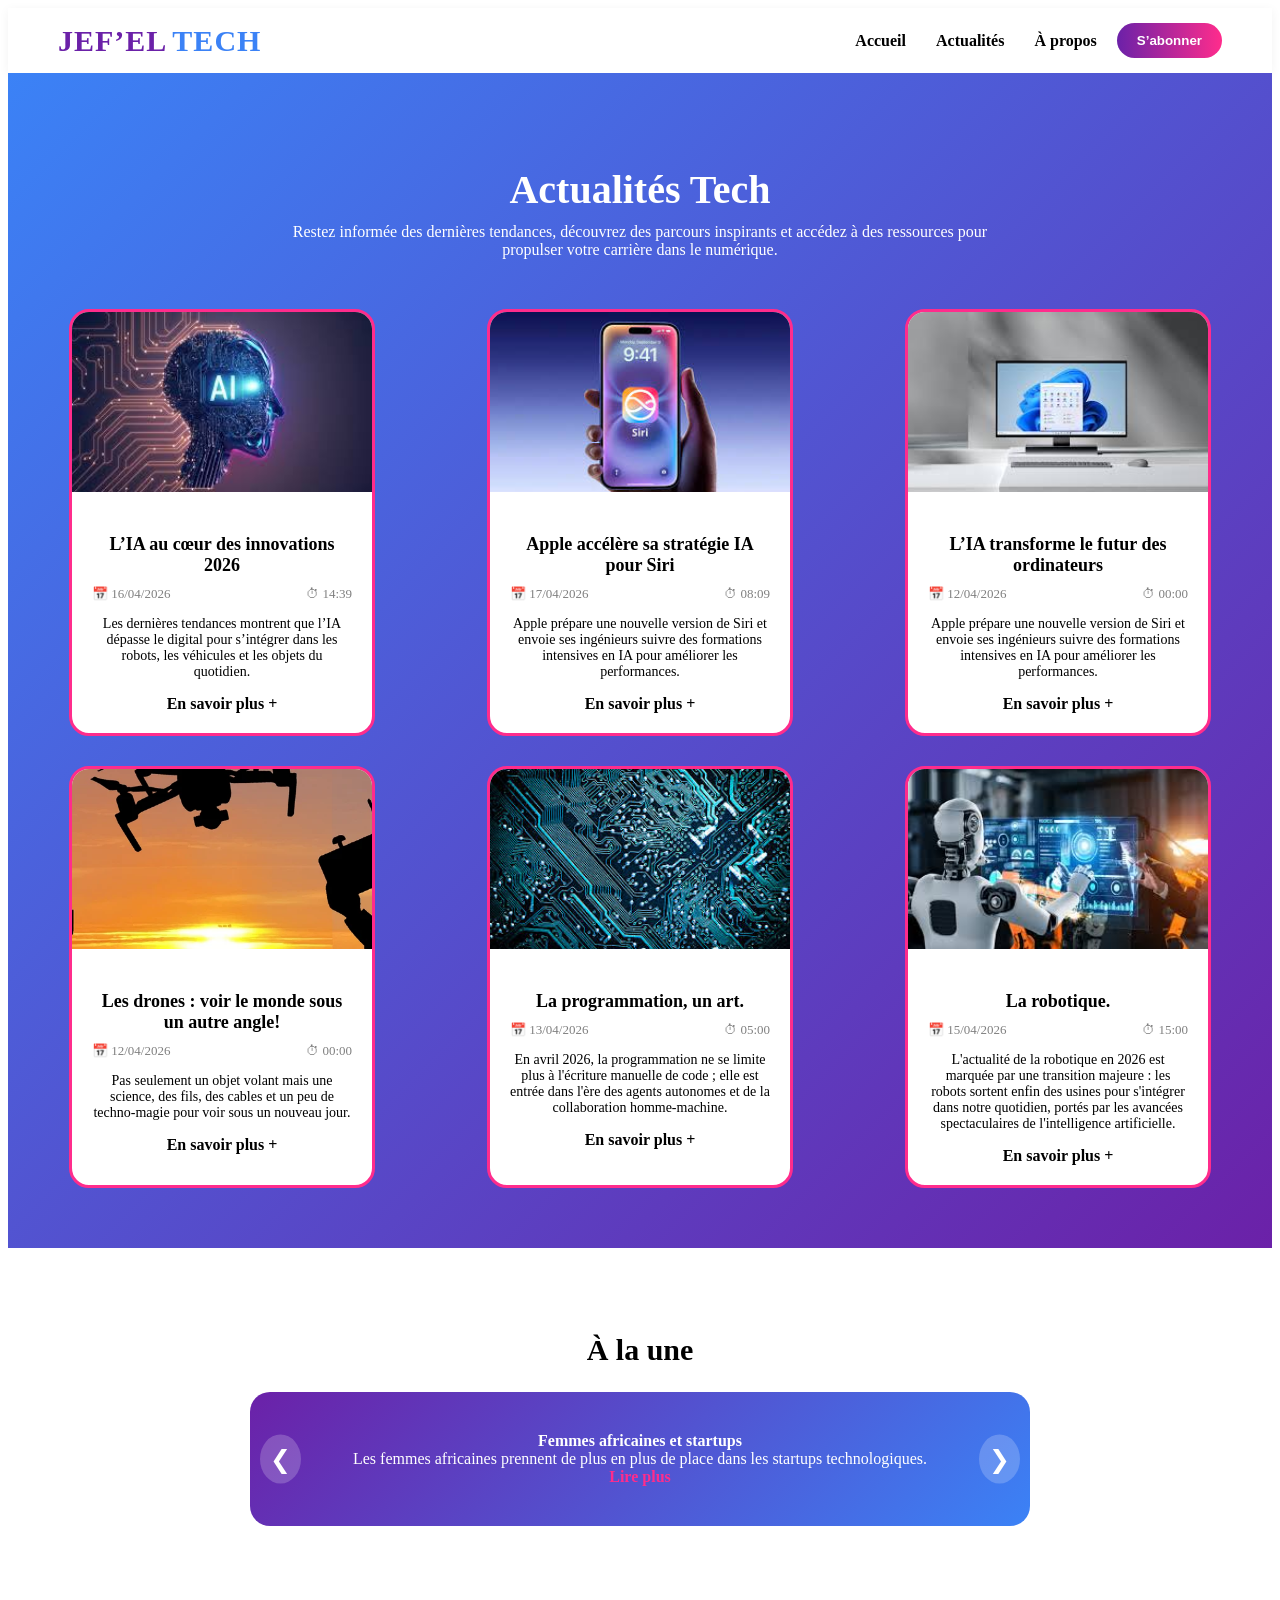
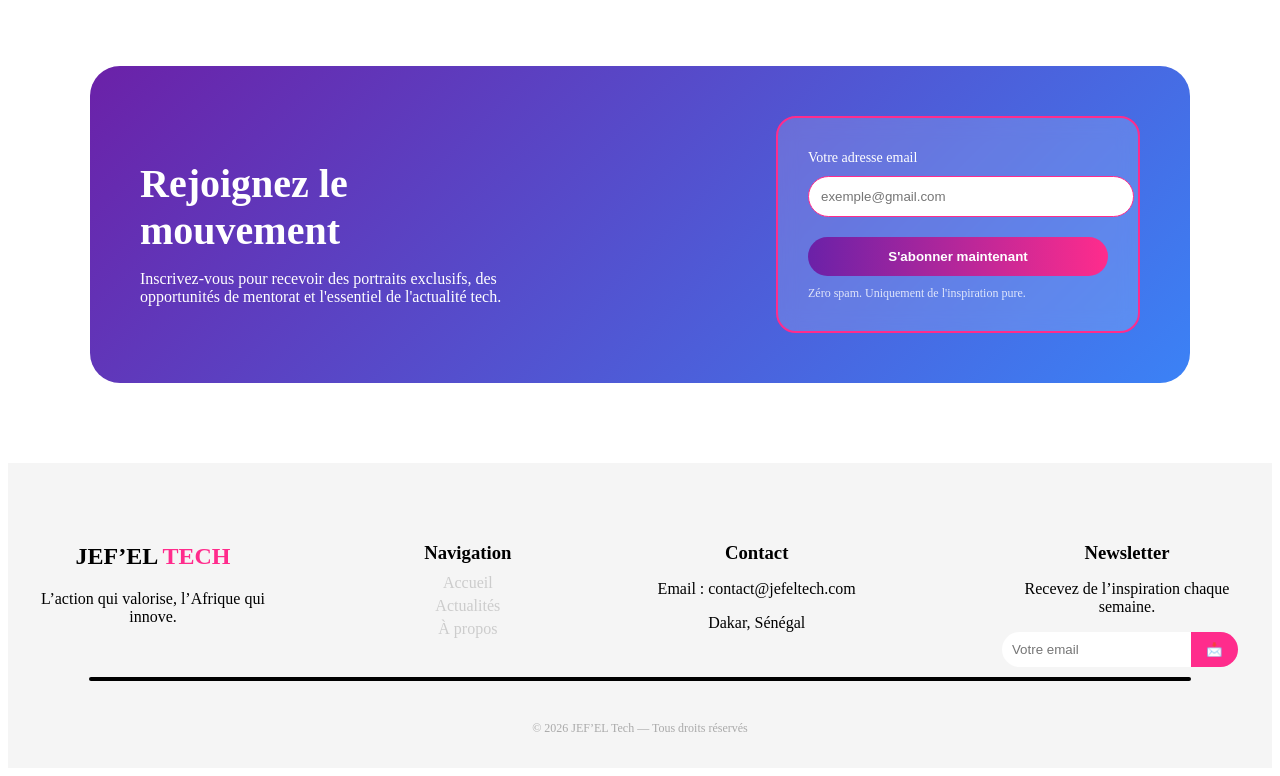
<file: actualite.html>
<!DOCTYPE html>
<html>
<head>
	<meta charset="utf-8">
	<meta name="viewport" content="width=device-width, initial-scale=1">
	<link rel="stylesheet" type="text/css" href="jef_el.css">
	<title>JEF'EL Tech</title>
</head>
<body>

<!-- NAVIGATION -->
<header class="navbar">

    <!-- Logo -->
    <div class="logo">
        <span class="jefel">JEF’EL</span><span class="tech">TECH</span>
    </div>

    <!-- Menu -->
    <nav class="nav-links">
        <a href="index.html">Accueil</a>
        <a href="actualite.html">Actualités</a>
        <a href="a-propos.html">À propos</a>
    </nav>

    <!-- Bouton -->
    <button class="btn-nav">S’abonner</button>

</header>
<!-- FIN NAVIGATION -->

<section class="actus">
    <h1>Actualités Tech</h1>
    <p class="subtitle">
        Restez informée des dernières tendances, découvrez des parcours inspirants et accédez à des ressources pour propulser votre carrière dans le numérique.
    </p>

    <div class="cards">

        <!-- Carte 1 -->
        <div class="card">
            <img src="images/ia.jpg" alt="IA">
            <div class="card-content">
                <h3>L’IA au cœur des innovations 2026</h3>
                <div class="infos">
                    <span>📅 16/04/2026</span>
                    <span>⏱ 14:39</span>
                </div>
                <p>
                    Les dernières tendances montrent que l’IA dépasse le digital pour s’intégrer dans les robots, les véhicules et les objets du quotidien.
                </p>
                <a href="https://www.prnewswire.com/apac/news-releases/forresters-top-10-emerging-technologies-for-2026-ai-is-no-longer-confined-to-digital-workflows-302744387.html?utm_source=chatgpt.com" target="_blank">En savoir plus +</a>
            </div>
        </div>

        <!-- Carte 2 -->
        <div class="card">
            <img src="images/siri.jpg" alt="Siri">
            <div class="card-content">
                <h3>Apple accélère sa stratégie IA pour Siri</h3>
                <div class="infos">
                    <span>📅 17/04/2026</span>
                    <span>⏱ 08:09</span>
                </div>
                <p>
                    Apple prépare une nouvelle version de Siri et envoie ses ingénieurs suivre des formations intensives en IA pour améliorer les performances.
                </p>
                <a href="https://timesofindia.indiatimes.com/technology/tech-news/just-weeks-before-big-siri-launch-apple-may-send-away-dozens-of-its-engineers-for-a-multiweek-bootcamp/articleshow/130321156.cms?utm_source=chatgpt.com" target="_blank">En savoir plus +</a>
            </div>
        </div>

        <!-- Carte 3 -->
        <div class="card">
            <img src="images/pc.jpg" alt="PC">
            <div class="card-content">
                <h3>L’IA transforme le futur des ordinateurs</h3>
                <div class="infos">
                    <span>📅 12/04/2026</span>
                    <span>⏱ 00:00</span>
                </div>
                <p>
                    Apple prépare une nouvelle version de Siri et envoie ses ingénieurs suivre des formations intensives en IA pour améliorer les performances.
                </p>
                <a href="https://timesofindia.indiatimes.com/technology/tech-news/just-weeks-before-big-siri-launch-apple-may-send-away-dozens-of-its-engineers-for-a-multiweek-bootcamp/articleshow/130321156.cms?utm_source=chatgpt.com" target="_blank">En savoir plus +</a>
            </div>
        </div>

        <!--  Carte 4 -->
        <div class="card">
            <img src="images/drone.jpg" alt="drone">
            <div class="card-content">
                <h3>Les drones : voir le monde sous un autre angle!</h3>
                <div class="infos">
                    <span>📅 12/04/2026</span>
                    <span>⏱ 00:00</span>
                </div>
                <p>Pas seulement un objet volant mais une science, des fils, des cables et un peu de techno-magie pour voir sous un nouveau jour.   
                </p>
                <a href="https://fr.wikipedia.org/wiki/Drone" target="_blank">En savoir plus +</a>
            </div>
            
        </div>

        <!--  Carte 5 -->
        <div class="card">
            <img src="images/programmation.jpg" alt="programmation">
            <div class="card-content">
                <h3>La programmation, un art.</h3>
                <div class="infos">
                    <span>📅 13/04/2026</span>
                    <span>⏱ 05:00</span>
                </div>
                <p>En avril 2026, la programmation ne se limite plus à l'écriture manuelle de code ; elle est entrée dans l'ère des agents autonomes et de la collaboration homme-machine.  
                </p>
                <a href="https://fr.wikipedia.org/wiki/Programmation_informatique" target="_blank">En savoir plus +</a>
            </div>
            
        </div>

         <!--  Carte 6 -->
        <div class="card">
            <img src="images/robotique.jpg" alt="La robotique">
            <div class="card-content">
                <h3>La robotique.</h3>
                <div class="infos">
                    <span>📅 15/04/2026</span>
                    <span>⏱ 15:00</span>
                </div>
                <p>L'actualité de la robotique en 2026 est marquée par une transition majeure : les robots sortent enfin des usines pour s'intégrer dans notre quotidien, portés par les avancées spectaculaires de l'intelligence artificielle.
                </p>
                <a href="https://fr.wikipedia.org/wiki/Robotique" target="_blank">En savoir plus +</a>
            </div>
            
        </div>

    </div>
</section>

<section class="actu-slider">
    <h2>À la une</h2>

    <div class="slider">

    <button class="nav-btn prev" onclick="prevActu()">❮</button>

    <div id="actu-text" class="slide"></div>

    <button class="nav-btn next" onclick="nextActu()">❯</button>

</div>
</section>

<section class="join">
    <div class="join-container">

        <!-- Texte à gauche -->
        <div class="join-text">
            <h2>Rejoignez le mouvement</h2>
            <p>
                Inscrivez-vous pour recevoir des portraits exclusifs, des opportunités de mentorat et l'essentiel de l'actualité tech.
            </p>
        </div>

        <!-- Formulaire à droite -->
        <div class="join-form">
            <label>Votre adresse email</label>
            <input type="email" placeholder="exemple@gmail.com">
            <button>S'abonner maintenant</button>
            <small>Zéro spam. Uniquement de l'inspiration pure.</small>
        </div>

    </div>
</section>
<!-- =====SECTION JAVASCRIPT===== -->
<script>
const actus = [
    {
        titre: "Femmes africaines et startups",
        texte: "Les femmes africaines prennent de plus en plus de place dans les startups technologiques.",
        lien: "#"
    },
    {
        titre: "Mentorat dans la tech",
        texte: "Des programmes de mentorat encouragent les jeunes filles à rejoindre la tech.",
        lien: "#"
    },
    {
        titre: "Girls in Tech",
        texte: "Des adolescentes sont formées à la robotique et à l’IA.",
        lien: "#"
    }
];

let index = 0;
const text = document.getElementById("actu-text");

function afficherActu() {
    text.innerHTML = `
        <strong>${actus[index].titre}</strong><br>
        ${actus[index].texte}<br>
        <a href="${actus[index].lien}" target="_blank">Lire plus</a>
    `;
}

function nextActu() {
    text.style.transition = "none";
    text.style.transform = "translateX(100%)";
    text.style.opacity = "0";

    setTimeout(() => {
        index = (index + 1) % actus.length;
        afficherActu();

        text.style.transition = "all 0.6s ease";
        text.style.transform = "translateX(0)";
        text.style.opacity = "1";
    }, 50);
}

function prevActu() {
    text.style.transition = "none";
    text.style.transform = "translateX(-100%)";
    text.style.opacity = "0";

    setTimeout(() => {
        index = (index - 1 + actus.length) % actus.length;
        afficherActu();

        text.style.transition = "all 0.6s ease";
        text.style.transform = "translateX(0)";
        text.style.opacity = "1";
    }, 50);
}

setInterval(nextActu, 5000);

afficherActu();
</script>

<!-- ================= FOOTER ================= -->
<footer class="footer">

    <div class="footer-container">

        <!-- Logo + slogan -->
        <div class="footer-col">
            <h2 class="footer-logo">JEF’EL <span>TECH</span></h2>
            <p>L’action qui valorise, l’Afrique qui innove.</p>
        </div>

        <!-- Navigation -->
        <div class="footer-col">
            <h3>Navigation</h3>
            <a href="#">Accueil</a>
            <a href="#">Actualités</a>
            <a href="#">À propos</a>
        </div>

        <!-- Contact / Infos -->
        <div class="footer-col">
            <h3>Contact</h3>
            <p>Email : contact@jefeltech.com</p>
            <p>Dakar, Sénégal</p>
        </div>

        <!-- Newsletter -->
        <div class="footer-col">
            <h3>Newsletter</h3>
            <p>Recevez de l’inspiration chaque semaine.</p>

            <div class="newsletter">
                <input type="email" placeholder="Votre email">
                <button>📩</button>
            </div>
        </div>

    </div>

    <!-- Bas -->
    <div class="title-line1"></div>

    <div class="footer-bottom">
        <p>© 2026 JEF’EL Tech — Tous droits réservés</p>
    </div>

</footer>

</body>
</html>
</file>
<file: jef_el.css>
/* ================= NAVBAR ================= */
/* NAVBAR */
.navbar {
    display: flex;
    justify-content: space-between;
    align-items: center;
    padding: 15px 50px;
    background: white;
    box-shadow: 0 2px 10px rgba(0,0,0,0.05);
}


/* LOGO */
.logo {
    font-weight: bold;
    font-size: 30px;
    letter-spacing: 1px;
}

.jefel {
    color: #6b21a8; /* violet */
}

.tech {
    color: #3b82f6; /* bleu */
    margin-left: 5px;
}

/* NAV LINKS */
.nav-links {
    display: flex;
    gap: 30px;
    margin-left: auto;
    margin-right: 20px; /* rapproche du bouton */
}

.nav-links a {
    text-decoration: none;
    color: black;
    font-weight: 700;
    transition: 0.3s;
}

.nav-links a:hover {
    color: #6b21a8;
}

/* BOUTON */
.btn-nav {
    padding: 10px 20px;
    border-radius: 25px;
    border: none;
    background: linear-gradient(90deg, #6b21a8, #ff2c8c);
    color: white;
    font-weight: bold;
    cursor: pointer;
    transition: 0.3s;
}

.btn-nav:hover {
    transform: scale(1.05);
}
/*FIN NAVIGATION*/
.actus {
    text-align: center;
    padding: 60px 20px;
    background: linear-gradient(135deg, #3b82f6, #6b21a8);
    color: white;
}

.actus h1 {
    font-size: 40px;
    margin-bottom: 10px;
}

.subtitle {
    max-width: 700px;
    margin: 0 auto 50px;
    font-size: 16px;
}

.cards {
    display: grid;
    grid-template-columns:  repeat(3, 1fr);
    gap: 30px;
    justify-items:center ;
}

.card {
    background: white;
    color: black;
    width: 300px;
    border-radius: 20px;
    overflow: hidden;
    border: 3px solid #ff2c8c;
    transition: 0.3s;
}

.card:hover {
    transform: translateY(-10px);
}

.card img {
    width: 100%;
    height: 180px;
    object-fit: cover;
}

.card-content {
    padding: 20px;
}

.card h3 {
    font-size: 18px;
    margin-bottom: 10px;
}

.infos {
    display: flex;
    justify-content: space-between;
    font-size: 13px;
    color: gray;
    margin-bottom: 10px;
}

.card p {
    font-size: 14px;
    margin-bottom: 15px;
}

.card a {
    text-decoration: none;
    color: black;
    font-weight: bold;
}

.join {
    padding: 80px 20px;
    display: flex;
    justify-content: center;
}

.join-container {
    display: flex;
    justify-content: space-between;
    align-items: center;
    background: linear-gradient(135deg, #6b21a8, #3b82f6);
    border-radius: 30px;
    padding: 50px;
    max-width: 1000px;
    width: 100%;
    color: white;
    gap: 40px;
}

.join-text {
    max-width: 400px;
}

.join-text h2 {
    font-size: 40px;
    margin-bottom: 15px;
}

.join-text p {
    font-size: 16px;
}

.join-form {
    background: rgba(255, 255, 255, 0.15);
    padding: 30px;
    border-radius: 20px;
    border: 2px solid #ff2c8c;
    backdrop-filter: blur(10px);
    width: 300px;
}

.join-form label {
    font-size: 14px;
}

.join-form input {
    width: 100%;
    padding: 12px;
    margin: 10px 0 20px;
    border-radius: 25px;
    border: 1px solid #ff2c8c;
    outline: none;
}

.join-form button {
    width: 100%;
    padding: 12px;
    border: none;
    border-radius: 25px;
    background: linear-gradient(90deg, #6b21a8, #ff2c8c);
    color: white;
    font-weight: bold;
    cursor: pointer;
    transition: 0.3s;
}

.join-form button:hover {
    transform: scale(1.05);
}

.join-form small {
    display: block;
    margin-top: 10px;
    font-size: 12px;
    opacity: 0.8;
}


@media (max-width: 768px) {
    .join-container {
        flex-direction: column;
        text-align: center;
    }

    .join-form {
        width: 100%;
    }
}

/* CONTAINER */
.actu-slider {
    text-align: center;
    padding: 60px 20px;
}

.actu-slider h2 {
    font-size: 30px;
    margin-bottom: 25px;
}

/* SLIDER */
.slider {
    position: relative;
    background: linear-gradient(135deg, #6b21a8, #3b82f6);
    color: white;
    padding: 40px;
    border-radius: 20px;
    max-width: 700px;
    margin: auto;
    overflow: hidden;
    text-align: center;
}

/* TEXTE */
#actu-text {
    transition: all 0.6s cubic-bezier(0.4, 0, 0.2, 1);
}

/* BOUTONS */
.nav-btn {
    position: absolute;
    top: 50%;
    transform: translateY(-50%);
    background: rgba(255,255,255,0.2);
    border: none;
    color: white;
    font-size: 25px;
    padding: 10px;
    cursor: pointer;
    border-radius: 50%;
    transition: 0.3s;
}

.prev { left: 10px; }
.next { right: 10px; }

.nav-btn:hover {
    background: rgba(255,255,255,0.4);
}

/* LIEN */
#actu-text a {
    color: #ff2c8c;
    text-decoration: none;
    font-weight: 600;
}

#actu-text a:hover {
    text-decoration: underline;
}

/* ================= FOOTER ================= */
/* FOOTER */
.title-line1{
    width: 90%;
    height: 4px;
    margin: 10px auto 30px;

    background: black;

    border-radius: 10px;
}
.footer {
    text-align: center;
    padding: 30px;
    background: #f5f5f5;
}

.footer-links {
    margin-top: 10px;
}

.footer-links a {
    margin: 0 10px;
    text-decoration: none;
    color: black;
}

.footer {
    background: #f5f5f5;
    color: black;
    padding: 60px 20px 20px;
}

.footer-container {
    display: flex;
    justify-content: space-between;
    flex-wrap: wrap;
    gap: 40px;
}

.footer-col {
    max-width: 250px;
}

/* Logo */
.footer-logo span {
    color: #ff2c8c;
}

/* Titres */
.footer-col h3 {
    margin-bottom: 10px;
}

/* Liens */
.footer-col a {
    display: block;
    text-decoration: none;
    color: #ccc;
    margin-bottom: 5px;
    transition: 0.3s;
}

.footer-col a:hover {
    color: #ff2c8c;
}

/* Newsletter */
.newsletter {
    display: flex;
    margin-top: 10px;
}

.newsletter input {
    padding: 10px;
    border: none;
    outline: none;
    border-radius: 20px 0 0 20px;
}

.newsletter button {
    padding: 10px 15px;
    border: none;
    background: #ff2c8c;
    color: white;
    border-radius: 0 20px 20px 0;
    cursor: pointer;
}

/* Bas */
.footer-bottom {
    text-align: center;
    margin-top: 40px;
    font-size: 12px;
    color: #aaa;
}

/* responsivite */
</file>
